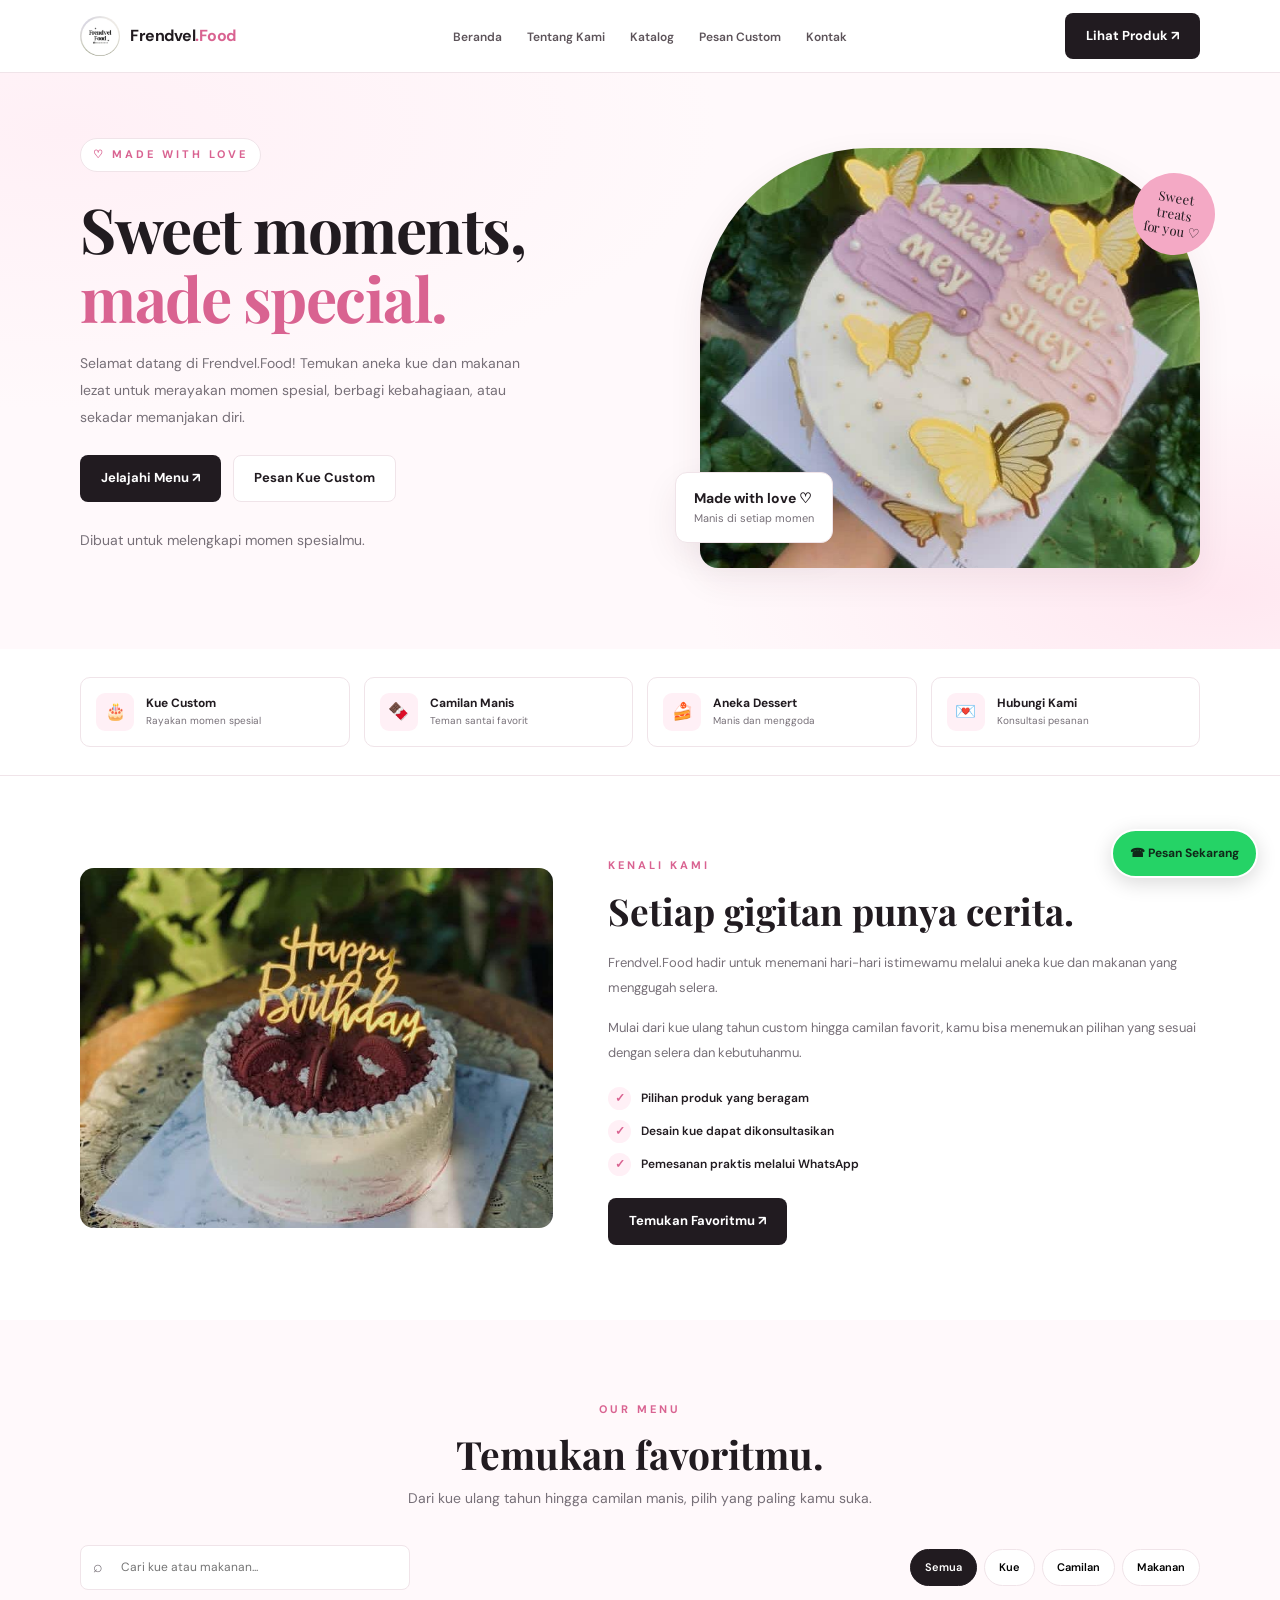
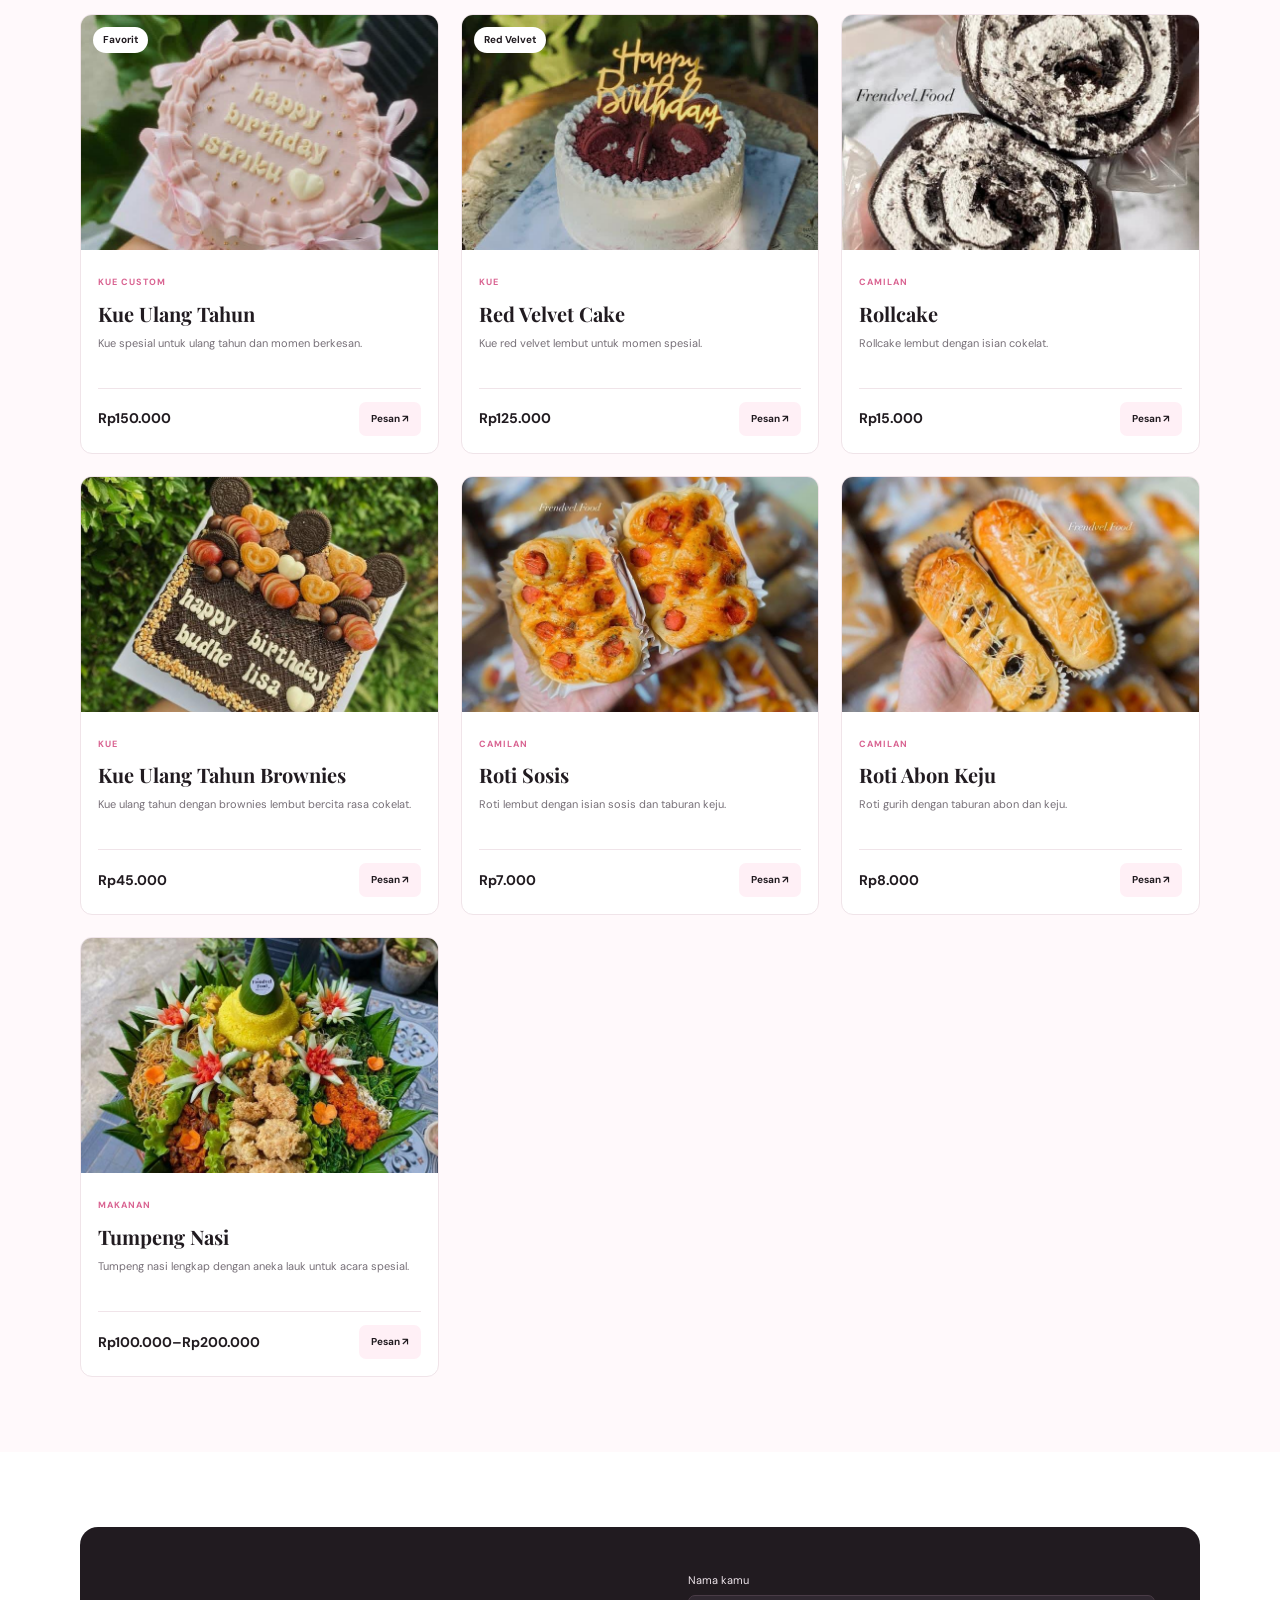
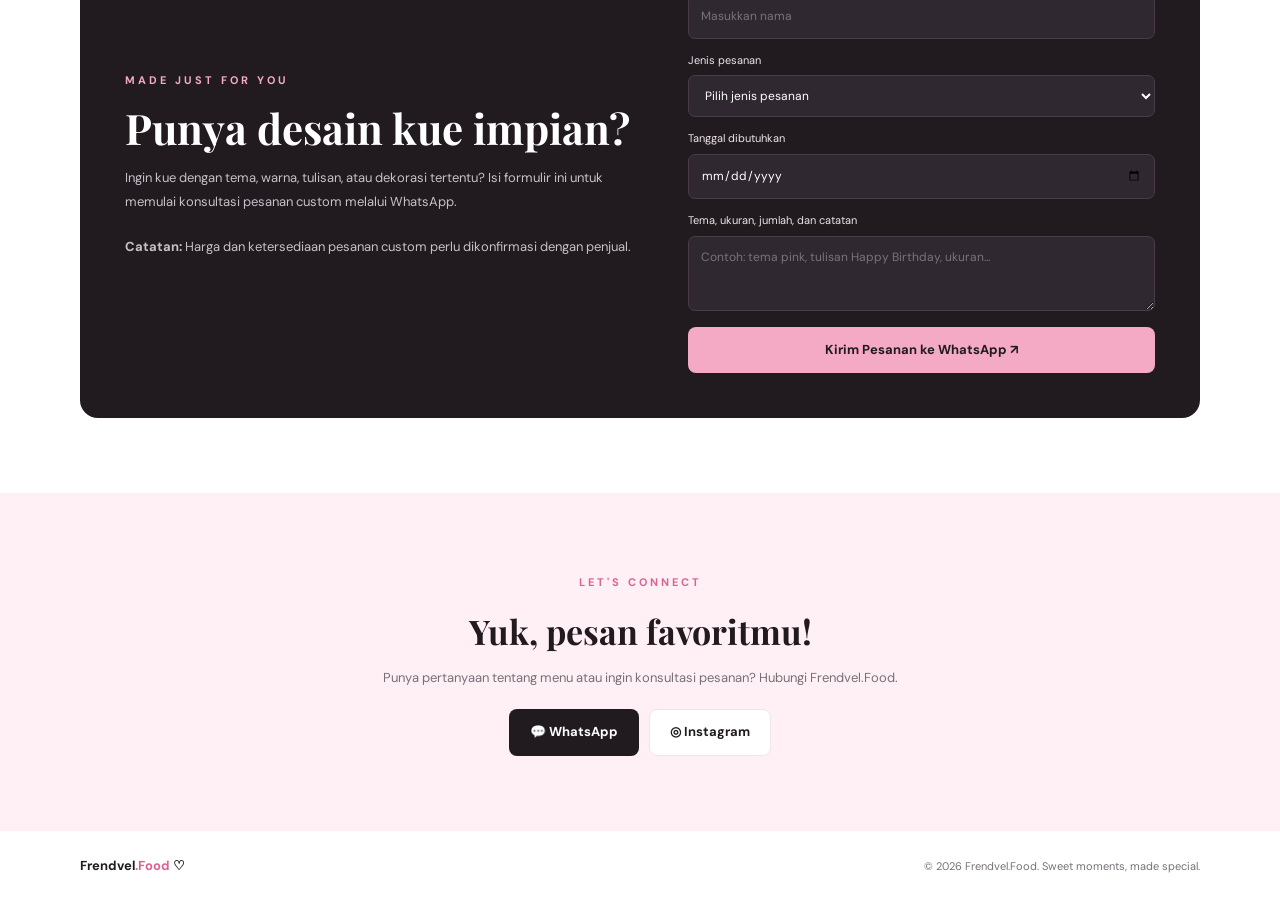
<file: finalprojek.html>
<!DOCTYPE html>
<html lang="id">
<head>
    <meta charset="UTF-8">
    <meta name="viewport" content="width=device-width, initial-scale=1.0">
    <meta name="theme-color" content="#fff7fa">
    <meta name="description" content="Frendvel.Food - Kue custom dan makanan lezat untuk momen spesialmu.">
    <title>Frendvel.Food | Sweet Moments, Made Special</title>

    <link rel="preconnect" href="https://fonts.googleapis.com">
    <link rel="preconnect" href="https://fonts.gstatic.com" crossorigin>
    <link href="https://fonts.googleapis.com/css2?family=DM+Sans:wght@400;500;600;700&family=Playfair+Display:wght@500;600;700&display=swap" rel="stylesheet">

    <style>
        :root {
            --pink: #f4a9c5;
            --pink-dark: #d96391;
            --pink-light: #fff0f6;
            --black: #211b20;
            --white: #ffffff;
            --cream: #fff9fb;
            --gray: #777078;
            --border: #f0e4e9;
            --shadow: 0 12px 35px rgba(65, 29, 45, 0.07);
        }

        * {
            margin: 0;
            padding: 0;
            box-sizing: border-box;
        }

        html {
            scroll-behavior: smooth;
            scroll-padding-top: 85px;
        }

        body {
            font-family: "DM Sans", sans-serif;
            color: var(--black);
            background: var(--white);
            line-height: 1.6;
        }

        img {
            display: block;
            width: 100%;
            object-fit: cover;
        }

        a {
            color: inherit;
            text-decoration: none;
        }

        button,
        input,
        select,
        textarea {
            font: inherit;
        }

        button {
            cursor: pointer;
        }

        .container {
            width: min(1120px, 90%);
            margin: auto;
        }

        .section {
            padding: 75px 0;
        }

        .section-heading {
            text-align: center;
            max-width: 600px;
            margin: 0 auto 35px;
        }

        .eyebrow {
            color: var(--pink-dark);
            text-transform: uppercase;
            letter-spacing: 3px;
            font-size: 11px;
            font-weight: 700;
        }

        .section-heading h2 {
            font-family: "Playfair Display", serif;
            font-size: clamp(28px, 4vw, 39px);
            line-height: 1.2;
            margin: 10px 0;
        }

        .section-heading p {
            color: var(--gray);
            font-size: 14px;
        }

        .btn {
            display: inline-flex;
            align-items: center;
            justify-content: center;
            gap: 8px;
            padding: 12px 20px;
            border: 1px solid transparent;
            border-radius: 8px;
            font-size: 13px;
            font-weight: 700;
            transition: 0.2s ease;
        }

        .btn-primary {
            background: var(--black);
            color: var(--white);
        }

        .btn-primary:hover {
            background: var(--pink-dark);
            transform: translateY(-2px);
        }

        .btn-pink {
            background: var(--pink);
            color: var(--black);
        }

        .btn-pink:hover {
            background: #f7bdd2;
            transform: translateY(-2px);
        }

        .btn-outline {
            border-color: var(--border);
            background: var(--white);
        }

        .btn-outline:hover {
            border-color: var(--pink-dark);
            color: var(--pink-dark);
        }

        /* NAVBAR */

        .navbar {
            position: sticky;
            top: 0;
            z-index: 100;
            background: rgba(255, 255, 255, 0.94);
            backdrop-filter: blur(12px);
            border-bottom: 1px solid var(--border);
        }

        .nav-inner {
            min-height: 72px;
            display: flex;
            justify-content: space-between;
            align-items: center;
            gap: 20px;
        }

        .brand {
            display: flex;
            align-items: center;
            gap: 10px;
            flex-shrink: 0;
        }

        .brand-mark {
            width: 40px;
            height: 40px;
            border-radius: 50%;
            object-fit: cover;
            flex-shrink: 0;
        }

        .brand-name {
            font-size: 16px;
            font-weight: 700;
            letter-spacing: -0.5px;
        }

        .brand-name span {
            color: var(--pink-dark);
        }

        .nav-links {
            display: flex;
            align-items: center;
            gap: 25px;
            list-style: none;
        }

        .nav-links a {
            font-size: 12px;
            font-weight: 600;
            color: #5c5359;
        }

        .nav-links a:hover {
            color: var(--pink-dark);
        }

        .menu-toggle {
            display: none;
            background: none;
            border: none;
            font-size: 25px;
        }

        /* HERO */

        .hero {
            padding: 65px 0 70px;
            background:
                radial-gradient(ellipse at 5% 10%, #fff0f6 0, transparent 38%),
                radial-gradient(ellipse at 95% 90%, #ffe7f0 0, transparent 30%),
                var(--cream);
            overflow: hidden;
        }

        .hero-grid {
            display: grid;
            grid-template-columns: 1fr 0.9fr;
            gap: 65px;
            align-items: center;
        }

        .hero-copy .eyebrow {
            display: inline-block;
            padding: 7px 12px;
            background: var(--white);
            border: 1px solid var(--border);
            border-radius: 30px;
        }

        .hero h1 {
            font-family: "Playfair Display", serif;
            font-size: clamp(39px, 5vw, 62px);
            line-height: 1.12;
            letter-spacing: -1.5px;
            margin: 22px 0 18px;
        }

        .hero h1 span {
            color: var(--pink-dark);
        }

        .hero-copy > p {
            max-width: 450px;
            color: var(--gray);
            font-size: 14px;
            line-height: 1.9;
            margin-bottom: 25px;
        }

        .hero-actions {
            display: flex;
            flex-wrap: wrap;
            gap: 12px;
        }

        .hero-note {
            margin-top: 25px;
            color: var(--gray);
            font-size: 11px;
        }

        .hero-visual {
            position: relative;
        }

        .hero-image {
            height: 420px;
            border-radius: 170px 170px 18px 18px;
            object-position: center;
            box-shadow: var(--shadow);
        }

        .floating-note {
            position: absolute;
            left: -25px;
            bottom: 25px;
            background: var(--white);
            border: 1px solid var(--border);
            padding: 14px 18px;
            border-radius: 12px;
            box-shadow: var(--shadow);
            font-size: 12px;
        }

        .floating-note strong {
            display: block;
            font-size: 14px;
        }

        .floating-note span {
            color: var(--gray);
            font-size: 11px;
        }

        .hero-badge {
            position: absolute;
            top: 25px;
            right: -15px;
            background: var(--pink);
            width: 82px;
            height: 82px;
            border-radius: 50%;
            display: grid;
            place-items: center;
            text-align: center;
            font-family: "Playfair Display", serif;
            font-size: 13px;
            line-height: 1.25;
            transform: rotate(9deg);
        }

        /* QUICK LINKS */

        .quick-links {
            padding: 28px 0;
            border-bottom: 1px solid var(--border);
        }

        .quick-grid {
            display: grid;
            grid-template-columns: repeat(4, 1fr);
            gap: 14px;
        }

        .quick-card {
            display: flex;
            align-items: center;
            gap: 12px;
            border: 1px solid var(--border);
            border-radius: 10px;
            padding: 15px;
            transition: 0.2s;
        }

        .quick-card:hover {
            border-color: var(--pink);
            background: var(--pink-light);
        }

        .quick-icon {
            width: 38px;
            height: 38px;
            display: grid;
            place-items: center;
            border-radius: 9px;
            background: var(--pink-light);
            font-size: 17px;
            flex-shrink: 0;
        }

        .quick-card strong {
            display: block;
            font-size: 12px;
        }

        .quick-card span {
            display: block;
            color: var(--gray);
            font-size: 10px;
        }

        /* ABOUT */

        .about-grid {
            display: grid;
            grid-template-columns: 0.8fr 1fr;
            gap: 55px;
            align-items: center;
        }

        .about-image {
            height: 360px;
            border-radius: 14px;
            object-position: center;
        }

        .about-copy h2 {
            font-family: "Playfair Display", serif;
            font-size: 37px;
            line-height: 1.25;
            margin: 12px 0 17px;
        }

        .about-copy p {
            color: var(--gray);
            font-size: 13px;
            line-height: 1.9;
            margin-bottom: 15px;
        }

        .about-points {
            display: grid;
            gap: 10px;
            margin: 22px 0;
        }

        .about-point {
            display: flex;
            align-items: center;
            gap: 10px;
            font-size: 12px;
            font-weight: 600;
        }

        .check {
            width: 23px;
            height: 23px;
            background: var(--pink-light);
            color: var(--pink-dark);
            border-radius: 50%;
            display: grid;
            place-items: center;
        }

        /* CATALOG */

        .catalog {
            background: var(--cream);
        }

        .catalog-tools {
            display: flex;
            align-items: center;
            justify-content: space-between;
            gap: 15px;
            margin-bottom: 24px;
        }

        .search-box {
            position: relative;
            flex: 1;
            max-width: 330px;
        }

        .search-box input {
            width: 100%;
            padding: 12px 14px 12px 40px;
            background: var(--white);
            border: 1px solid var(--border);
            border-radius: 8px;
            outline: none;
            font-size: 12px;
        }

        .search-box input:focus {
            border-color: var(--pink-dark);
        }

        .search-icon {
            position: absolute;
            left: 13px;
            top: 50%;
            transform: translateY(-50%);
            color: var(--gray);
        }

        .filters {
            display: flex;
            gap: 7px;
            flex-wrap: wrap;
        }

        .filter-btn {
            padding: 9px 14px;
            background: var(--white);
            border: 1px solid var(--border);
            border-radius: 30px;
            font-size: 11px;
            font-weight: 600;
        }

        .filter-btn.active,
        .filter-btn:hover {
            background: var(--black);
            color: var(--white);
            border-color: var(--black);
        }

        .product-grid {
            display: grid;
            grid-template-columns: repeat(3, minmax(0, 1fr));
            gap: 22px;
        }

        .product-card {
            background: var(--white);
            border: 1px solid var(--border);
            border-radius: 12px;
            overflow: hidden;
            transition: 0.25s;
        }

        .product-card:hover {
            transform: translateY(-5px);
            box-shadow: var(--shadow);
        }

        .product-image-wrap {
            position: relative;
            overflow: hidden;
        }

        .product-image {
            height: 235px;
            transition: transform 0.35s;
        }

        .product-card:hover .product-image {
            transform: scale(1.04);
        }

        .product-label {
            position: absolute;
            top: 12px;
            left: 12px;
            background: var(--white);
            padding: 5px 10px;
            border-radius: 30px;
            font-size: 10px;
            font-weight: 700;
        }

        .product-content {
            padding: 17px;
        }

        .product-category {
            color: var(--pink-dark);
            text-transform: uppercase;
            font-size: 9px;
            font-weight: 700;
            letter-spacing: 1px;
        }

        .product-content h3 {
            font-family: "Playfair Display", serif;
            font-size: 20px;
            margin: 5px 0;
        }

        .product-description {
            color: var(--gray);
            font-size: 11px;
            min-height: 36px;
            line-height: 1.6;
        }

        .product-bottom {
            display: flex;
            justify-content: space-between;
            align-items: center;
            gap: 8px;
            margin-top: 17px;
            padding-top: 13px;
            border-top: 1px solid var(--border);
        }

        .product-price {
            font-weight: 700;
            font-size: 14px;
        }

        .order-btn {
            padding: 9px 12px;
            border: none;
            border-radius: 7px;
            background: var(--pink-light);
            color: var(--black);
            font-size: 10px;
            font-weight: 700;
        }

        .order-btn:hover {
            background: var(--pink);
        }

        .empty-state {
            display: none;
            padding: 40px 10px;
            text-align: center;
            color: var(--gray);
            font-size: 13px;
            grid-column: 1 / -1;
        }

        /* CUSTOM ORDER */

        .custom-section {
            padding: 75px 0;
        }

        .custom-box {
            background: var(--black);
            color: var(--white);
            border-radius: 18px;
            padding: 45px;
            display: grid;
            grid-template-columns: 1fr 0.9fr;
            gap: 45px;
            align-items: center;
        }

        .custom-copy .eyebrow {
            color: var(--pink);
        }

        .custom-copy h2 {
            font-family: "Playfair Display", serif;
            font-size: clamp(29px, 4vw, 42px);
            line-height: 1.2;
            margin: 12px 0;
        }

        .custom-copy p {
            color: #c9c0c7;
            font-size: 13px;
            line-height: 1.9;
            margin-bottom: 20px;
        }

        .custom-form {
            display: grid;
            gap: 13px;
        }

        .form-group {
            display: grid;
            gap: 6px;
        }

        .form-group label {
            font-size: 11px;
            color: #eee5eb;
        }

        .form-group input,
        .form-group select,
        .form-group textarea {
            width: 100%;
            background: #302831;
            color: var(--white);
            border: 1px solid #4a3c47;
            border-radius: 7px;
            padding: 11px 12px;
            font-size: 12px;
            outline: none;
        }

        .form-group input:focus,
        .form-group select:focus,
        .form-group textarea:focus {
            border-color: var(--pink);
        }

        .form-group select option {
            background: var(--black);
        }

        .form-group textarea {
            resize: vertical;
            min-height: 75px;
        }

        .custom-form .btn {
            width: 100%;
            margin-top: 3px;
        }

        /* SOCIAL AND FOOTER */

        .social-section {
            text-align: center;
            background: var(--pink-light);
        }

        .social-section h2 {
            font-family: "Playfair Display", serif;
            font-size: 34px;
            margin: 10px 0;
        }

        .social-section p {
            font-size: 13px;
            color: var(--gray);
            margin-bottom: 20px;
        }

        .social-actions {
            display: flex;
            justify-content: center;
            flex-wrap: wrap;
            gap: 10px;
        }

        footer {
            padding: 25px 0;
            background: var(--white);
        }

        .footer-inner {
            display: flex;
            align-items: center;
            justify-content: space-between;
            flex-wrap: wrap;
            gap: 12px;
        }

        .footer-inner p {
            color: var(--gray);
            font-size: 11px;
        }

        .footer-brand {
            font-weight: 700;
            font-size: 13px;
        }

        .footer-brand span {
            color: var(--pink-dark);
        }

        /* FLOATING WHATSAPP */

        .floating-wa {
            position: fixed;
            bottom: 22px;
            right: 22px;
            z-index: 90;
            background: #25d366;
            color: #102819;
            border: 2px solid var(--white);
            box-shadow: 0 5px 20px rgba(0, 0, 0, 0.15);
            padding: 13px 17px;
            border-radius: 40px;
            font-size: 12px;
            font-weight: 700;
        }

        .floating-wa:hover {
            transform: translateY(-3px);
        }

        @media (max-width: 850px) {
            .nav-links {
                gap: 13px;
            }

            .hero-grid {
                gap: 30px;
            }

            .hero-image {
                height: 350px;
            }

            .quick-grid {
                grid-template-columns: repeat(2, 1fr);
            }

            .product-grid {
                grid-template-columns: repeat(2, minmax(0, 1fr));
            }

            .catalog-tools {
                align-items: stretch;
                flex-direction: column;
            }

            .search-box {
                max-width: none;
            }

            .custom-box {
                padding: 30px;
                gap: 25px;
            }
        }

        @media (max-width: 600px) {
            .container {
                width: 90%;
            }

            .section {
                padding: 55px 0;
            }

            .nav-inner {
                min-height: 64px;
            }

            .menu-toggle {
                display: block;
            }

            .nav-cta {
                display: none;
            }

            .nav-links {
                display: none;
                position: absolute;
                left: 0;
                right: 0;
                top: 64px;
                padding: 18px 5%;
                background: var(--white);
                border-bottom: 1px solid var(--border);
                flex-direction: column;
                align-items: stretch;
                gap: 0;
            }

            .nav-links.open {
                display: flex;
            }

            .nav-links li a {
                display: block;
                padding: 12px 0;
            }

            .hero {
                padding: 45px 0 55px;
            }

            .hero-grid {
                grid-template-columns: 1fr;
                gap: 32px;
            }

            .hero h1 {
                font-size: 43px;
            }

            .hero-copy > p {
                font-size: 13px;
            }

            .hero-visual {
                width: 90%;
                margin: auto;
            }

            .hero-image {
                height: 350px;
                border-radius: 130px 130px 15px 15px;
            }

            .floating-note {
                left: -15px;
                bottom: 18px;
            }

            .hero-badge {
                right: -15px;
                width: 72px;
                height: 72px;
            }

            .quick-grid {
                gap: 9px;
            }

            .quick-card {
                padding: 11px;
                gap: 8px;
            }

            .quick-icon {
                width: 32px;
                height: 32px;
            }

            .quick-card strong {
                font-size: 11px;
            }

            .quick-card span {
                font-size: 9px;
            }

            .about-grid {
                grid-template-columns: 1fr;
                gap: 25px;
            }

            .about-image {
                height: 300px;
            }

            .about-copy h2 {
                font-size: 32px;
            }

            .product-grid {
                grid-template-columns: repeat(2, minmax(0, 1fr));
                gap: 12px;
            }

            .product-image {
                height: 155px;
            }

            .product-content {
                padding: 11px;
            }

            .product-content h3 {
                font-size: 16px;
            }

            .product-description {
                font-size: 10px;
                min-height: 48px;
            }

            .product-price {
                font-size: 11px;
            }

            .product-bottom {
                align-items: flex-start;
                flex-direction: column;
                gap: 9px;
            }

            .order-btn {
                width: 100%;
            }

            .filter-btn {
                padding: 8px 11px;
            }

            .custom-section {
                padding: 50px 0;
            }

            .custom-box {
                padding: 24px 18px;
                grid-template-columns: 1fr;
                gap: 25px;
            }

            .social-section h2 {
                font-size: 29px;
            }

            .footer-inner {
                justify-content: center;
                text-align: center;
                flex-direction: column;
            }

            .floating-wa {
                right: 13px;
                bottom: 13px;
                padding: 11px 14px;
            }
        }

        @media (prefers-reduced-motion: reduce) {
            *,
            *::before,
            *::after {
                scroll-behavior: auto !important;
                transition: none !important;
            }
        }
    </style>
</head>

<body>

    <!-- NAVBAR -->
    <header class="navbar">
        <div class="container nav-inner">

            <a href="#home" class="brand">
                <img class="brand-mark"
                     src="image/pp9.jpeg"
                     alt="Logo Frendvel.Food">
                <div class="brand-name">Frendvel<span>.Food</span></div>
            </a>

            <button class="menu-toggle" id="menu-toggle"
                    aria-label="Buka menu" aria-expanded="false">
                ☰
            </button>

            <nav aria-label="Navigasi utama">
                <ul class="nav-links" id="nav-links">
                    <li><a href="#home">Beranda</a></li>
                    <li><a href="#about">Tentang Kami</a></li>
                    <li><a href="#catalog">Katalog</a></li>
                    <li><a href="#custom">Pesan Custom</a></li>
                    <li><a href="#contact">Kontak</a></li>
                </ul>
            </nav>

            <a class="btn btn-primary nav-cta"
               href="#catalog">Lihat Produk ↗</a>

        </div>
    </header>


    <main>

        <!-- HERO -->
        <section class="hero" id="home">
            <div class="container hero-grid">

                <div class="hero-copy">
                    <span class="eyebrow">♡ Made with love</span>

                    <h1>
                        Sweet moments,<br>
                        <span>made special.</span>
                    </h1>

                    <p>
                        Selamat datang di Frendvel.Food!
                        Temukan aneka kue dan makanan lezat untuk
                        merayakan momen spesial, berbagi kebahagiaan,
                        atau sekadar memanjakan diri.
                    </p>

                    <div class="hero-actions">
                        <a href="#catalog" class="btn btn-primary">
                            Jelajahi Menu ↗
                        </a>

                        <a href="#custom" class="btn btn-outline">
                            Pesan Kue Custom
                        </a>
                    </div>

                    <p class="hero-note">
                        Dibuat untuk melengkapi momen spesialmu.
                    </p>
                </div>

                <div class="hero-visual">
                    <img
                        class="hero-image"
                        src="image/hh.jpeg"
                        alt="Kue ulang tahun butterfly Frendvel.Food"
                    >

                    <div class="floating-note">
                        <strong>Made with love ♡</strong>
                        <span>Manis di setiap momen</span>
                    </div>

                    <div class="hero-badge">
                        Sweet<br>treats<br>for you ♡
                    </div>
                </div>

            </div>
        </section>


        <!-- LINK CEPAT -->
        <section class="quick-links">
            <div class="container quick-grid">

                <a href="#catalog" class="quick-card">
                    <div class="quick-icon">🎂</div>
                    <div>
                        <strong>Kue Custom</strong>
                        <span>Rayakan momen spesial</span>
                    </div>
                </a>

                <a href="#catalog" class="quick-card">
                    <div class="quick-icon">🍫</div>
                    <div>
                        <strong>Camilan Manis</strong>
                        <span>Teman santai favorit</span>
                    </div>
                </a>

                <a href="#catalog" class="quick-card">
                    <div class="quick-icon">🍰</div>
                    <div>
                        <strong>Aneka Dessert</strong>
                        <span>Manis dan menggoda</span>
                    </div>
                </a>

                <a href="#contact" class="quick-card">
                    <div class="quick-icon">💌</div>
                    <div>
                        <strong>Hubungi Kami</strong>
                        <span>Konsultasi pesanan</span>
                    </div>
                </a>

            </div>
        </section>


        <!-- TENTANG KAMI -->
        <section class="section" id="about">
            <div class="container about-grid">

                <div>
                    <img
                        class="about-image"
                        src="image/rr.jpeg"
                        alt="Kue cokelat Frendvel.Food"
                        loading="lazy"
                    >
                </div>

                <div class="about-copy">
                    <span class="eyebrow">Kenali kami</span>

                    <h2>Setiap gigitan punya cerita.</h2>

                    <p>
                        Frendvel.Food hadir untuk menemani hari-hari
                        istimewamu melalui aneka kue dan makanan yang
                        menggugah selera.
                    </p>

                    <p>
                        Mulai dari kue ulang tahun custom hingga camilan
                        favorit, kamu bisa menemukan pilihan yang sesuai
                        dengan selera dan kebutuhanmu.
                    </p>

                    <div class="about-points">
                        <div class="about-point">
                            <span class="check">✓</span>
                            Pilihan produk yang beragam
                        </div>

                        <div class="about-point">
                            <span class="check">✓</span>
                            Desain kue dapat dikonsultasikan
                        </div>

                        <div class="about-point">
                            <span class="check">✓</span>
                            Pemesanan praktis melalui WhatsApp
                        </div>
                    </div>

                    <a href="#catalog" class="btn btn-primary">
                        Temukan Favoritmu ↗
                    </a>
                </div>

            </div>
        </section>


        <!-- KATALOG PRODUK -->
        <section class="section catalog" id="catalog">
            <div class="container">

                <div class="section-heading">
                    <span class="eyebrow">Our menu</span>
                    <h2>Temukan favoritmu.</h2>
                    <p>
                        Dari kue ulang tahun hingga camilan manis,
                        pilih yang paling kamu suka.
                    </p>
                </div>

                <div class="catalog-tools">

                    <div class="search-box">
                        <span class="search-icon">⌕</span>
                        <input
                            type="search"
                            id="search-input"
                            placeholder="Cari kue atau makanan..."
                            aria-label="Cari produk"
                        >
                    </div>

                    <div class="filters" aria-label="Filter kategori">
                        <button class="filter-btn active"
                                data-category="semua">Semua</button>

                        <button class="filter-btn"
                                data-category="kue">Kue</button>

                        <button class="filter-btn"
                                data-category="camilan">Camilan</button>

                        <button class="filter-btn"
                                data-category="makanan">Makanan</button>
                    </div>

                </div>

                <div class="product-grid" id="product-grid">

                    <!-- PRODUK 1 -->
                    <article class="product-card"
                             data-category="kue"
                             data-name="kue ulang tahun pink">

                        <div class="product-image-wrap">
                            <img
                                class="product-image"
                                src="image/12.jpeg"
                                alt="Kue ulang tahun pink"
                                loading="lazy"
                            >
                            <span class="product-label">Favorit</span>
                        </div>

                        <div class="product-content">
                            <span class="product-category">Kue custom</span>
                            <h3>Kue Ulang Tahun</h3>
                            <p class="product-description">
                                Kue spesial untuk ulang tahun dan momen berkesan.
                            </p>

                            <div class="product-bottom">
                                <span class="product-price">Rp150.000</span>
                                <button class="order-btn"
                                        data-product="Kue Ulang Tahun">
                                    Pesan ↗
                                </button>
                            </div>
                        </div>
                    </article>


                    <!-- PRODUK 2 -->
                    <article class="product-card"
                             data-category="kue"
                             data-name="red velvet cake">

                        <div class="product-image-wrap">
                            <img
                                class="product-image"
                                src="image/rr.jpeg"
                                alt="Red velvet cake"
                                loading="lazy"
                            >
                            <span class="product-label">Red Velvet</span>
                        </div>

                        <div class="product-content">
                            <span class="product-category">Kue</span>
                            <h3>Red Velvet Cake</h3>
                            <p class="product-description">
                                Kue red velvet lembut untuk momen spesial.
                            </p>

                            <div class="product-bottom">
                                <span class="product-price">Rp125.000</span>
                                <button class="order-btn"
                                        data-product="Red Velvet Cake">
                                    Pesan ↗
                                </button>
                            </div>
                        </div>
                    </article>


                    <!-- PRODUK 3 -->
                    <article class="product-card"
                             data-category="camilan"
                             data-name="rollcake">

                        <div class="product-image-wrap">
                            <img
                                class="product-image"
                                src="image/14.jpeg"
                                alt="Bolu gulung cokelat"
                                loading="lazy"
                            >
                        </div>

                        <div class="product-content">
                            <span class="product-category">Camilan</span>
                            <h3>Rollcake</h3>
                            <p class="product-description">
                                Rollcake lembut dengan isian cokelat.
                            </p>

                            <div class="product-bottom">
                                <span class="product-price">Rp15.000</span>
                                <button class="order-btn"
                                        data-product="Rollcake">
                                    Pesan ↗
                                </button>
                            </div>
                        </div>
                    </article>


                    <!-- PRODUK 4 -->
                    <article class="product-card"
                             data-category="kue"
                             data-name="kue ulang tahun brownies">

                        <div class="product-image-wrap">
                            <img
                                class="product-image"
                                src="image/13.jpeg"
                                alt="Kue cokelat dekorasi"
                                loading="lazy"
                            >
                        </div>

                        <div class="product-content">
                            <span class="product-category">Kue</span>
                            <h3>Kue Ulang Tahun Brownies</h3>
                            <p class="product-description">
                                Kue ulang tahun dengan brownies lembut bercita rasa cokelat.
                            </p>

                            <div class="product-bottom">
                                <span class="product-price">Rp45.000</span>
                                <button class="order-btn"
                                        data-product="Kue Ulang Tahun Brownies">
                                    Pesan ↗
                                </button>
                            </div>
                        </div>
                    </article>


                    <!-- PRODUK 5 -->
                    <article class="product-card"
                             data-category="camilan"
                             data-name="roti sosis">

                        <div class="product-image-wrap">
                            <img
                                class="product-image"
                                src="image/gg.jpeg"
                                alt="Roti sosis"
                                loading="lazy"
                            >
                        </div>

                        <div class="product-content">
                            <span class="product-category">Camilan</span>
                            <h3>Roti Sosis</h3>
                            <p class="product-description">
                                Roti lembut dengan isian sosis dan taburan keju.
                            </p>

                            <div class="product-bottom">
                                <span class="product-price">Rp7.000</span>
                                <button class="order-btn"
                                        data-product="Roti Sosis">
                                    Pesan ↗
                                </button>
                            </div>
                        </div>
                    </article>


                    <!-- PRODUK 6 -->
                    <article class="product-card"
                             data-category="camilan"
                             data-name="roti abon keju">

                        <div class="product-image-wrap">
                            <img
                                class="product-image"
                                src="image/yy.jpeg"
                                alt="Roti abon keju"
                                loading="lazy"
                            >
                        </div>

                        <div class="product-content">
                            <span class="product-category">Camilan</span>
                            <h3>Roti Abon Keju</h3>
                            <p class="product-description">
                                Roti gurih dengan taburan abon dan keju.
                            </p>

                            <div class="product-bottom">
                                <span class="product-price">Rp8.000</span>
                                <button class="order-btn"
                                        data-product="Roti Abon Keju">
                                    Pesan ↗
                                </button>
                            </div>
                        </div>
                    </article>


                    <!-- PRODUK 7 -->
                    <article class="product-card"
                             data-category="makanan"
                             data-name="tumpeng nasi">

                        <div class="product-image-wrap">
                            <img
                                class="product-image"
                                src="image/15.jpeg"
                                alt="Tumpeng nasi dengan aneka lauk"
                                loading="lazy"
                            >
                        </div>

                        <div class="product-content">
                            <span class="product-category">Makanan</span>
                            <h3>Tumpeng Nasi</h3>
                            <p class="product-description">
                                Tumpeng nasi lengkap dengan aneka lauk untuk acara spesial.
                            </p>

                            <div class="product-bottom">
                                <span class="product-price">Rp100.000–Rp200.000</span>
                                <button class="order-btn"
                                        data-product="Tumpeng Nasi">
                                    Pesan ↗
                                </button>
                            </div>
                        </div>
                    </article>


                    <div class="empty-state" id="empty-state">
                        Produk tidak ditemukan. Coba kata kunci lain, ya.
                    </div>

                </div>
            </div>
        </section>


        <!-- PESAN KUE CUSTOM -->
        <section class="custom-section" id="custom">
            <div class="container">

                <div class="custom-box">

                    <div class="custom-copy">
                        <span class="eyebrow">Made just for you</span>

                        <h2>Punya desain kue impian?</h2>

                        <p>
                            Ingin kue dengan tema, warna, tulisan, atau
                            dekorasi tertentu? Isi formulir ini untuk
                            memulai konsultasi pesanan custom melalui
                            WhatsApp.
                        </p>

                        <p>
                            <strong>Catatan:</strong> Harga dan ketersediaan
                            pesanan custom perlu dikonfirmasi dengan penjual.
                        </p>
                    </div>

                    <form class="custom-form" id="custom-form">

                        <div class="form-group">
                            <label for="customer-name">Nama kamu</label>
                            <input
                                type="text"
                                id="customer-name"
                                placeholder="Masukkan nama"
                                required
                            >
                        </div>

                        <div class="form-group">
                            <label for="cake-type">Jenis pesanan</label>
                            <select id="cake-type" required>
                                <option value="">Pilih jenis pesanan</option>
                                <option>Kue ulang tahun custom</option>
                                <option>Kue cokelat</option>
                                <option>Dessert dan brownies</option>
                                <option>Camilan</option>
                                <option>Pesanan makanan lainnya</option>
                            </select>
                        </div>

                        <div class="form-group">
                            <label for="event-date">Tanggal dibutuhkan</label>
                            <input
                                type="date"
                                id="event-date"
                                required
                            >
                        </div>

                        <div class="form-group">
                            <label for="cake-notes">
                                Tema, ukuran, jumlah, dan catatan
                            </label>
                            <textarea
                                id="cake-notes"
                                placeholder="Contoh: tema pink, tulisan Happy Birthday, ukuran..."
                                required
                            ></textarea>
                        </div>

                        <button class="btn btn-pink" type="submit">
                            Kirim Pesanan ke WhatsApp ↗
                        </button>

                    </form>

                </div>
            </div>
        </section>


        <!-- KONTAK DAN MEDIA SOSIAL -->
        <section class="section social-section" id="contact">
            <div class="container">

                <span class="eyebrow">Let's connect</span>
                <h2>Yuk, pesan favoritmu!</h2>

                <p>
                    Punya pertanyaan tentang menu atau ingin konsultasi
                    pesanan? Hubungi Frendvel.Food.
                </p>

                <div class="social-actions">

                    <a class="btn btn-primary"
                       id="contact-wa"
                       href="https://wa.me/6282225558040"
                       target="_blank"
                       rel="noopener noreferrer">
                        💬 WhatsApp
                    </a>

                    <a class="btn btn-outline"
                       id="contact-instagram"
                       href="https://www.instagram.com/frendvel.food/"
                       target="_blank"
                       rel="noopener noreferrer">
                        ◎ Instagram
                    </a>

                </div>
            </div>
        </section>

    </main>


    <!-- FOOTER -->
    <footer>
        <div class="container footer-inner">

            <div class="footer-brand">
                Frendvel<span>.Food</span> ♡
            </div>

            <p>
                © <span id="year"></span> Frendvel.Food.
                Sweet moments, made special.
            </p>

        </div>
    </footer>


    <!-- TOMBOL WHATSAPP MELAYANG -->
    <a href="https://wa.me/6282225558040"
       class="floating-wa"
       id="floating-wa"
       target="_blank"
       rel="noopener noreferrer"
       aria-label="Hubungi Frendvel.Food via WhatsApp">
        ☎ Pesan Sekarang
    </a>


    <script>
        // =========================================
        // PENGATURAN TOKO
        // Nomor WhatsApp dan Instagram toko
        // =========================================

        const STORE = {
            // Gunakan kode negara tanpa tanda + atau spasi.
            whatsapp: "6282225558040",

            instagram: "https://www.instagram.com/frendvel.food/"
        };


        // =========================================
        // MEMBUKA WHATSAPP
        // =========================================

        function orderWhatsApp(message) {
            const phone = STORE.whatsapp.replace(/\D/g, "");

            if (!phone) {
                alert(
                    "Nomor WhatsApp Frendvel.Food belum diatur di bagian STORE."
                );
                return;
            }

            const url =
                "https://wa.me/" + phone +
                "?text=" + encodeURIComponent(message);

            window.open(url, "_blank", "noopener,noreferrer");
        }


        // =========================================
        // TOMBOL PESAN SETIAP PRODUK
        // =========================================

        document.querySelectorAll(".order-btn").forEach(button => {
            button.addEventListener("click", function () {
                const product = this.dataset.product;

                const message =
                    "Halo Frendvel.Food! 👋\n\n" +
                    "Saya ingin memesan:\n" +
                    "Produk: " + product + "\n\n" +
                    "Mohon informasi ketersediaan, harga terbaru, " +
                    "dan cara pemesanannya. Terima kasih!";

                orderWhatsApp(message);
            });
        });


        // =========================================
        // FILTER KATEGORI DAN PENCARIAN
        // =========================================

        const searchInput = document.getElementById("search-input");
        const filterButtons = document.querySelectorAll(".filter-btn");
        const products = document.querySelectorAll(".product-card");
        const emptyState = document.getElementById("empty-state");

        let activeCategory = "semua";

        function filterProducts() {
            const keyword = searchInput.value
                .trim()
                .toLowerCase();

            let visibleCount = 0;

            products.forEach(product => {
                const category = product.dataset.category;
                const name = product.dataset.name.toLowerCase();
                const text = product.textContent.toLowerCase();

                const matchesCategory =
                    activeCategory === "semua" ||
                    category === activeCategory;

                const matchesSearch =
                    name.includes(keyword) ||
                    text.includes(keyword);

                const visible =
                    matchesCategory && matchesSearch;

                product.style.display = visible ? "" : "none";

                if (visible) {
                    visibleCount++;
                }
            });

            emptyState.style.display =
                visibleCount === 0 ? "block" : "none";
        }

        filterButtons.forEach(button => {
            button.addEventListener("click", function () {
                activeCategory = this.dataset.category;

                filterButtons.forEach(item => {
                    item.classList.toggle(
                        "active",
                        item === this
                    );
                });

                filterProducts();
            });
        });

        searchInput.addEventListener("input", filterProducts);


        // =========================================
        // FORM PESANAN KUE CUSTOM
        // =========================================

        const dateInput = document.getElementById("event-date");

        // Tanggal pesanan tidak boleh di masa lalu.
        const today = new Date();
        const localToday = [
            today.getFullYear(),
            String(today.getMonth() + 1).padStart(2, "0"),
            String(today.getDate()).padStart(2, "0")
        ].join("-");

        dateInput.min = localToday;

        document.getElementById("custom-form")
            .addEventListener("submit", function (event) {
                event.preventDefault();

                const name = document.getElementById("customer-name")
                    .value.trim();

                const type = document.getElementById("cake-type")
                    .value;

                const date = dateInput.value;

                const notes = document.getElementById("cake-notes")
                    .value.trim();

                if (!name || !type || !date || !notes) {
                    alert("Mohon lengkapi semua data pesanan.");
                    return;
                }

                if (date < localToday) {
                    alert("Tanggal pesanan tidak boleh di masa lalu.");
                    return;
                }

                const formattedDate = new Date(
                    date + "T00:00:00"
                ).toLocaleDateString("id-ID", {
                    day: "numeric",
                    month: "long",
                    year: "numeric"
                });

                const message =
                    "Halo Frendvel.Food! 👋\n\n" +
                    "Saya ingin konsultasi pesanan custom.\n\n" +
                    "Nama: " + name + "\n" +
                    "Jenis pesanan: " + type + "\n" +
                    "Tanggal dibutuhkan: " + formattedDate + "\n" +
                    "Detail pesanan: " + notes + "\n\n" +
                    "Mohon informasi harga dan ketersediaannya. " +
                    "Terima kasih!";

                orderWhatsApp(message);
            });


        // =========================================
        // MENU MOBILE
        // =========================================

        const menuToggle = document.getElementById("menu-toggle");
        const navLinks = document.getElementById("nav-links");

        menuToggle.addEventListener("click", function () {
            const isOpen = navLinks.classList.toggle("open");

            menuToggle.setAttribute("aria-expanded", isOpen);
            menuToggle.textContent = isOpen ? "✕" : "☰";
        });

        navLinks.querySelectorAll("a").forEach(link => {
            link.addEventListener("click", () => {
                navLinks.classList.remove("open");
                menuToggle.setAttribute("aria-expanded", "false");
                menuToggle.textContent = "☰";
            });
        });


        // =========================================
        // LINK KONTAK DAN TAHUN FOOTER
        // =========================================

        const whatsappBase = "https://wa.me/" +
            STORE.whatsapp.replace(/\D/g, "");

        document.getElementById("contact-wa").href = whatsappBase;
        document.getElementById("floating-wa").href = whatsappBase;

        document.getElementById("contact-instagram").href =
            STORE.instagram;

        document.getElementById("year").textContent =
            new Date().getFullYear();
    </script>

</body>
</html>
</file>
